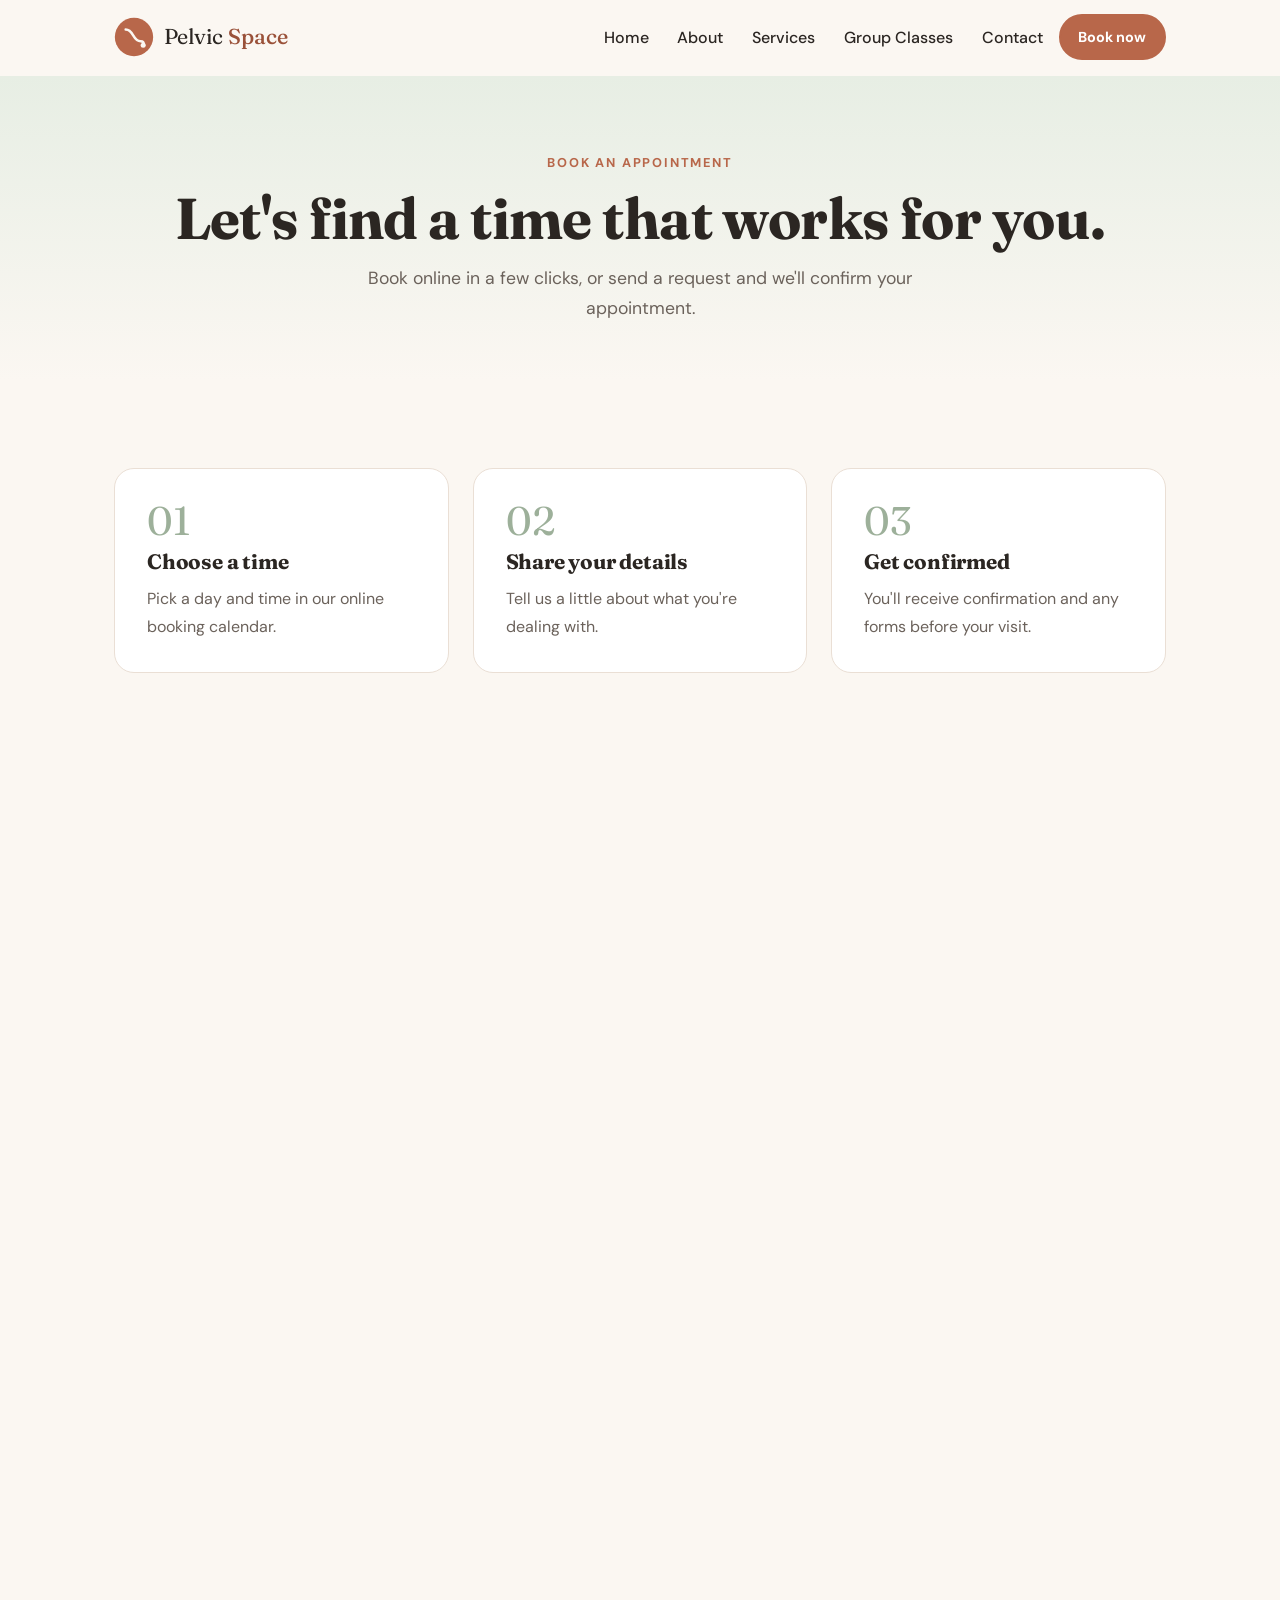
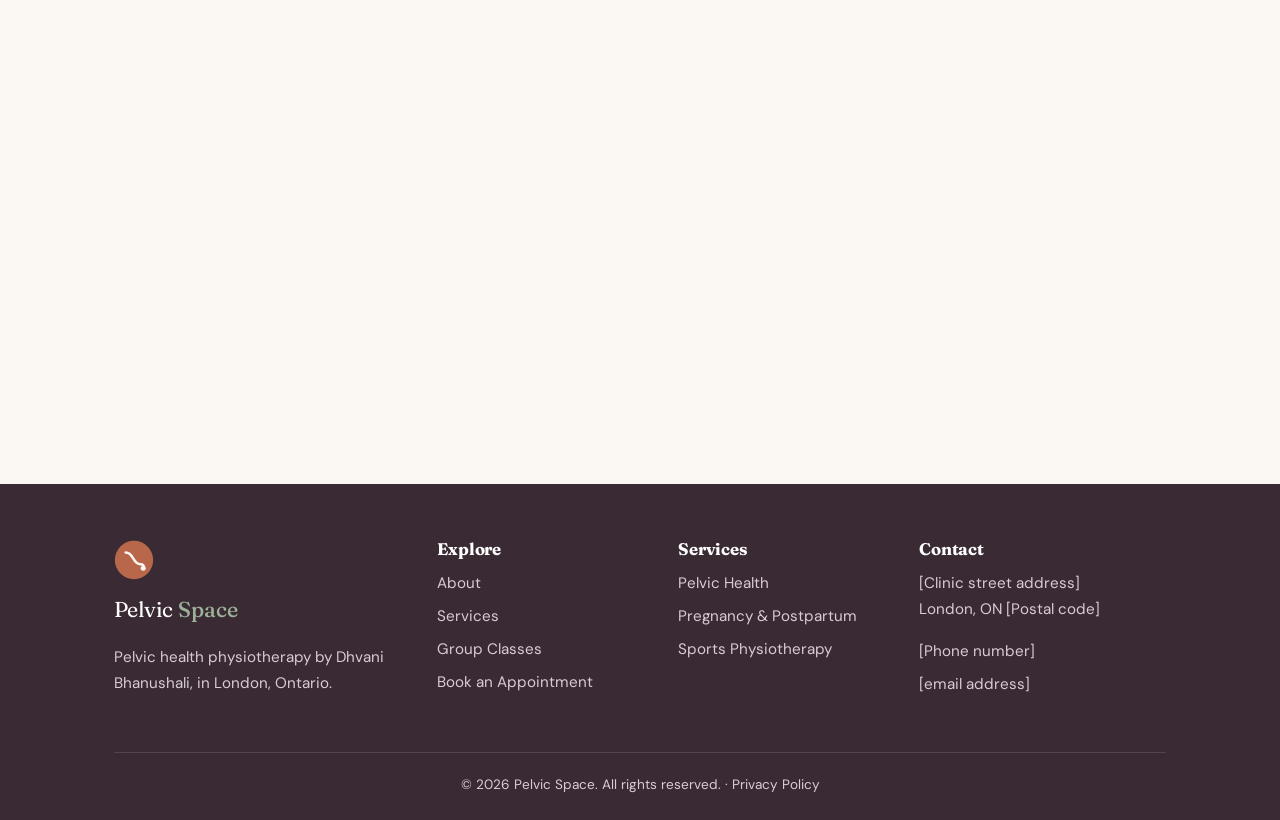
<file: pelvic-space/appointment.html>
<!DOCTYPE html>
<html lang="en">
<head>
  <meta charset="UTF-8">
  <meta name="viewport" content="width=device-width, initial-scale=1.0">
  <title>Book an Appointment | Pelvic Space</title>
  <link rel="stylesheet" href="css/style.css">
</head>
<body>
<div id="site-header"></div>

<main>
  <section class="page-hero">
    <div class="container">
      <span class="eyebrow reveal slide-left">Book an appointment</span>
      <h1 class="reveal slide-left d1">Let's find a time that works for you.</h1>
      <p class="reveal slide-left d2">Book online in a few clicks, or send a request and we'll confirm your appointment.</p>
    </div>
  </section>

  <section class="section">
    <div class="container">
      <div class="grid cols-3">
        <div class="card reveal slide-left d1"><div class="step-num">01</div><h3>Choose a time</h3><p>Pick a day and time in our online booking calendar.</p></div>
        <div class="card reveal slide-left d2"><div class="step-num">02</div><h3>Share your details</h3><p>Tell us a little about what you're dealing with.</p></div>
        <div class="card reveal slide-right d3"><div class="step-num">03</div><h3>Get confirmed</h3><p>You'll receive confirmation and any forms before your visit.</p></div>
      </div>
    </div>
  </section>

  <section class="section section-alt">
    <div class="container split">
      <div class="reveal slide-left">
        <span class="eyebrow">Fastest option</span>
        <h2>Book online now</h2>
        <p>Our online booking calendar shows available times in real time. Choose a service, pick a slot and you're done.</p>
        <div class="btn-row">
          <a class="btn" data-book href="#">Open booking calendar</a>
        </div>
        <p style="margin-top:2rem">Prefer to talk first? Call or text <a href="tel:+1XXXXXXXXXX">[Phone number]</a>.</p>
      </div>

      <div class="card reveal slide-right d1">
        <h3>Or send a request</h3>
        <p>Fill in the form and we'll reply to confirm your appointment.</p>
        <form class="form" id="appointment-form">
          <div class="form-row">
            <div class="field">
              <label for="name">Full name</label>
              <input id="name" name="name" type="text" required>
            </div>
            <div class="field">
              <label for="email">Email</label>
              <input id="email" name="email" type="email" required>
            </div>
          </div>
          <div class="form-row">
            <div class="field">
              <label for="phone">Phone</label>
              <input id="phone" name="phone" type="tel">
            </div>
            <div class="field">
              <label for="service">Service</label>
              <select id="service" name="service">
                <option>Pelvic Health</option>
                <option>Pregnancy &amp; Postpartum</option>
                <option>Sports Physiotherapy</option>
                <option>Small Group Class</option>
                <option>Not sure yet</option>
              </select>
            </div>
          </div>
          <div class="field">
            <label for="time">Preferred day and time</label>
            <input id="time" name="time" type="text" placeholder="e.g. Weekday mornings">
          </div>
          <div class="field">
            <label for="message">Anything you'd like us to know?</label>
            <textarea id="message" name="message"></textarea>
          </div>
          <div>
            <button class="btn" type="submit">Send request</button>
          </div>
        </form>
      </div>
    </div>
  </section>

  <section class="section">
    <div class="container">
      <div class="section-title reveal">
        <span class="eyebrow">Before your visit</span>
        <h2>What to bring</h2>
      </div>
      <div class="grid cols-3">
        <div class="card reveal slide-left d1"><h3>Comfortable clothing</h3><p>Wear something you can move in easily.</p></div>
        <div class="card reveal slide-left d2"><h3>Your health information</h3><p>Any referrals, recent test results or medication list.</p></div>
        <div class="card reveal slide-right d3"><h3>Questions</h3><p>Write down what you want to focus on so we can cover it together.</p></div>
      </div>
    </div>
  </section>
</main>

<div id="site-footer"></div>
<script src="js/main.js"></script>
</body>
</html>
</file>
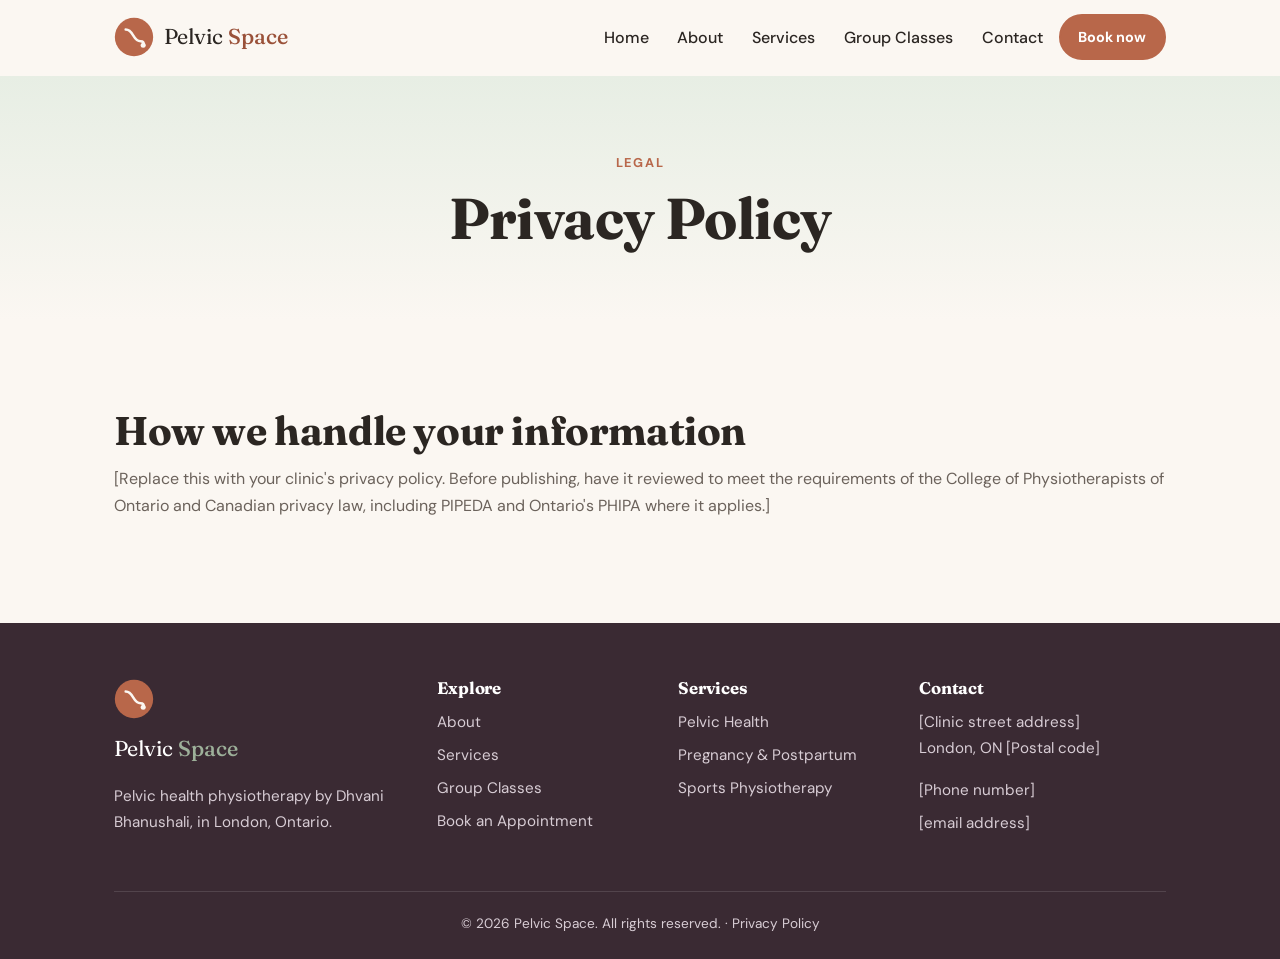
<file: pelvic-space/privacy.html>
<!DOCTYPE html>
<html lang="en">
<head>
  <meta charset="UTF-8">
  <meta name="viewport" content="width=device-width, initial-scale=1.0">
  <title>Privacy Policy | Pelvic Space</title>
  <link rel="stylesheet" href="css/style.css">
</head>
<body>
<div id="site-header"></div>

<main>
  <section class="page-hero">
    <div class="container">
      <span class="eyebrow reveal slide-left">Legal</span>
      <h1 class="reveal slide-left d1">Privacy Policy</h1>
    </div>
  </section>

  <section class="section">
    <div class="container reveal slide-left">
      <h2>How we handle your information</h2>
      <p>[Replace this with your clinic's privacy policy. Before publishing, have it reviewed to meet the requirements of the College of Physiotherapists of Ontario and Canadian privacy law, including PIPEDA and Ontario's PHIPA where it applies.]</p>
    </div>
  </section>
</main>

<div id="site-footer"></div>
<script src="js/main.js"></script>
</body>
</html>
</file>
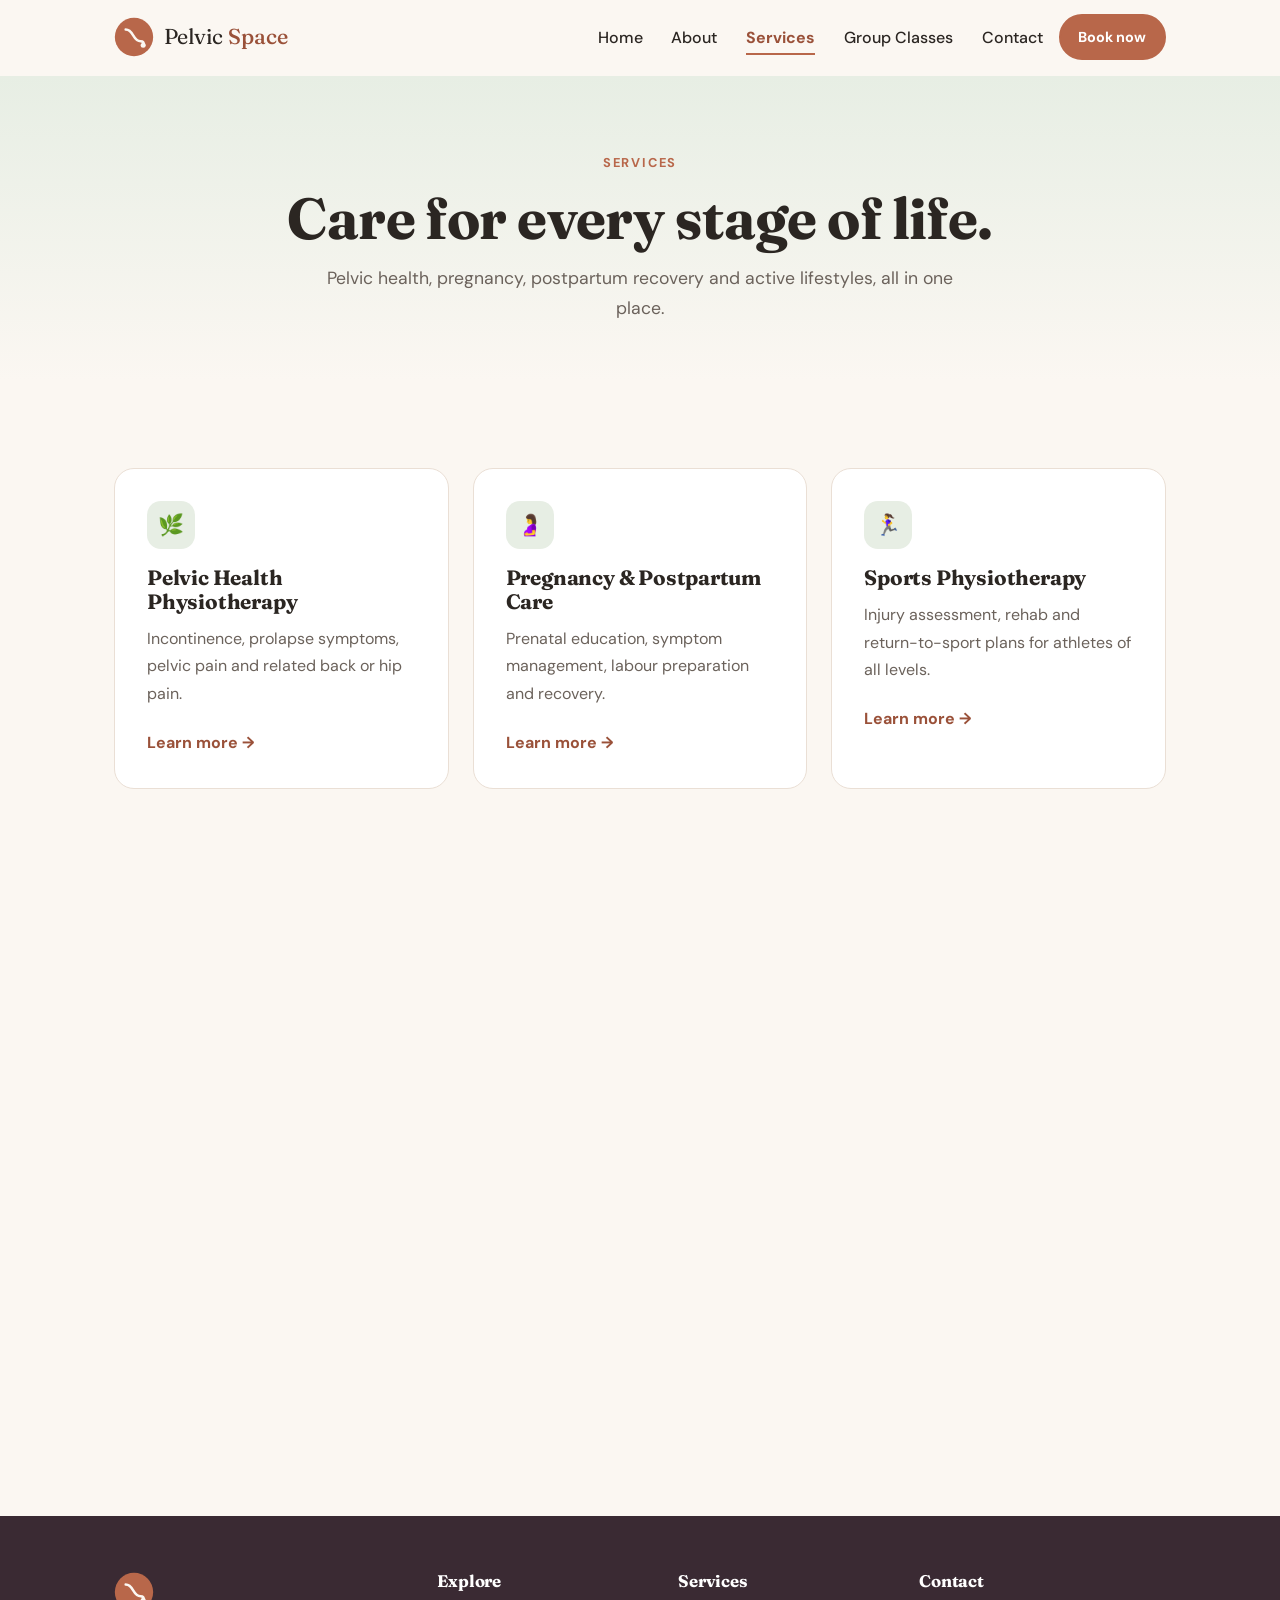
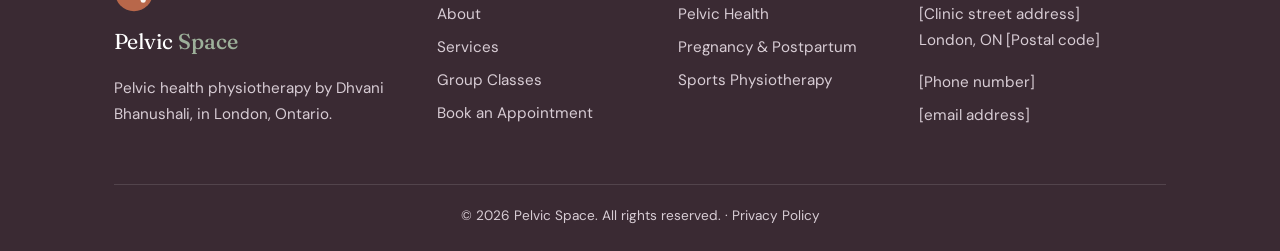
<file: pelvic-space/services.html>
<!DOCTYPE html>
<html lang="en">
<head>
  <meta charset="UTF-8">
  <meta name="viewport" content="width=device-width, initial-scale=1.0">
  <title>Services | Pelvic Space</title>
  <link rel="stylesheet" href="css/style.css">
</head>
<body>
<div id="site-header"></div>

<main>
  <section class="page-hero">
    <div class="container">
      <span class="eyebrow reveal slide-left">Services</span>
      <h1 class="reveal slide-left d1">Care for every stage of life.</h1>
      <p class="reveal slide-left d2">Pelvic health, pregnancy, postpartum recovery and active lifestyles, all in one place.</p>
    </div>
  </section>

  <section class="section">
    <div class="container">
      <div class="grid cols-3">
        <a class="card reveal slide-left d1" href="pelvic-health.html"><div class="icon">🌿</div><h3>Pelvic Health Physiotherapy</h3><p>Incontinence, prolapse symptoms, pelvic pain and related back or hip pain.</p><span class="more">Learn more →</span></a>
        <a class="card reveal slide-left d2" href="pregnancy-postpartum.html"><div class="icon">🤰</div><h3>Pregnancy &amp; Postpartum Care</h3><p>Prenatal education, symptom management, labour preparation and recovery.</p><span class="more">Learn more →</span></a>
        <a class="card reveal slide-right d3" href="sports-physiotherapy.html"><div class="icon">🏃‍♀️</div><h3>Sports Physiotherapy</h3><p>Injury assessment, rehab and return-to-sport plans for athletes of all levels.</p><span class="more">Learn more →</span></a>
        <a class="card reveal slide-left d1" href="group-classes.html"><div class="icon">🤸‍♀️</div><h3>Small Group Classes</h3><p>Guided classes for prenatal, postpartum and perimenopause stages.</p><span class="more">Learn more →</span></a>
        <a class="card reveal slide-right d2" href="contact.html"><div class="icon">💻</div><h3>Virtual Physiotherapy</h3><p>[Describe online sessions: who they suit and how they work.]</p><span class="more">Learn more →</span></a>
      </div>
    </div>
  </section>

  <section class="cta-band">
    <div class="container reveal">
      <h2>Not sure which service you need?</h2>
      <p>Book a consultation and we'll help you find the right starting point.</p>
      <div class="btn-row" style="justify-content:center">
        <a class="btn btn-light" href="appointment.html">Book an appointment</a>
      </div>
    </div>
  </section>
</main>

<div id="site-footer"></div>
<script src="js/main.js"></script>
</body>
</html>
</file>
<file: pelvic-space/css/style.css>
@import url("https://fonts.googleapis.com/css2?family=DM+Sans:wght@400;500;700&family=Fraunces:opsz,wght@9..144,500;9..144,700&display=swap");

* { box-sizing: border-box; margin: 0; padding: 0; }

:root {
  --cream: #fbf7f2;
  --ink: #2b2622;
  --muted: #6b625b;
  --clay: #b8674a;
  --clay-dark: #9a5139;
  --sage: #9db09a;
  --sage-soft: #e7eee4;
  --blush: #f5e6dc;
  --plum: #3a2a33;
  --line: #eadfd5;
  --radius: 20px;
  --shadow: 0 20px 40px -22px rgba(43, 38, 34, 0.35);
  --max: 1180px;
  --ease: cubic-bezier(0.25, 0.6, 0.3, 1);
}

html { scroll-behavior: smooth; }

body {
  font-family: "DM Sans", system-ui, sans-serif;
  color: var(--ink);
  background: var(--cream);
  line-height: 1.7;
  -webkit-font-smoothing: antialiased;
  overflow-x: hidden;
}

img { max-width: 100%; height: auto; display: block; }
a { color: var(--clay-dark); }

h1, h2, h3, h4 {
  font-family: "Fraunces", Georgia, serif;
  font-weight: 700;
  line-height: 1.15;
  letter-spacing: -0.01em;
  margin-bottom: 0.7rem;
}
h1 { font-size: clamp(2.1rem, 5vw, 3.6rem); }
h2 { font-size: clamp(1.6rem, 3.4vw, 2.5rem); }
h3 { font-size: 1.3rem; }
p { margin-bottom: 1rem; color: var(--muted); }
strong { color: var(--ink); }

.eyebrow {
  display: inline-block;
  font-size: 0.8rem;
  font-weight: 700;
  letter-spacing: 0.14em;
  text-transform: uppercase;
  color: var(--clay);
  margin-bottom: 0.8rem;
}

.container { width: 100%; max-width: var(--max); margin: 0 auto; padding: 0 5%; }
.section { padding: 4rem 0; }
.section-alt { background: var(--blush); }
.section-title { text-align: center; max-width: 680px; margin: 0 auto 2.5rem; }
.section-title p { margin-bottom: 0; }

/* ===== Gentle scroll motion ===== */
.progress-bar {
  position: fixed;
  top: 0;
  left: 0;
  height: 3px;
  width: 0;
  background: linear-gradient(90deg, var(--sage), var(--clay));
  z-index: 200;
}

.reveal { opacity: 0; }
.reveal.in {
  opacity: 1;
  animation: rise 1.4s var(--ease) backwards;
  animation-delay: var(--delay, 0s);
}
/* Small, slow sideways movement, not a big slide */
.reveal.slide-left.in  { animation-name: from-left; }
.reveal.slide-right.in { animation-name: from-right; }

.d1 { --delay: 0.1s; }
.d2 { --delay: 0.25s; }
.d3 { --delay: 0.4s; }

@keyframes rise {
  from { opacity: 0; transform: translateY(16px); }
  to   { opacity: 1; transform: none; }
}
@keyframes from-left {
  from { opacity: 0; transform: translateX(-36px); }
  to   { opacity: 1; transform: none; }
}
@keyframes from-right {
  from { opacity: 0; transform: translateX(36px); }
  to   { opacity: 1; transform: none; }
}
@keyframes fade-only {
  from { opacity: 0; }
  to   { opacity: 1; }
}

/* Headings: words fade up softly, one after another */
.word { display: inline-block; }
.reveal.in .word {
  animation: word-in 1s var(--ease) backwards;
  animation-delay: calc(var(--i) * 90ms + 0.3s);
}
@keyframes word-in {
  from { opacity: 0; transform: translateY(0.3em); }
  to   { opacity: 1; transform: none; }
}

/* Header */
.site-header {
  position: sticky;
  top: 0;
  z-index: 100;
  background: rgba(251, 247, 242, 0.92);
  backdrop-filter: blur(10px);
  border-bottom: 1px solid transparent;
  transition: box-shadow 0.5s var(--ease), border-color 0.5s;
}
.site-header.scrolled {
  border-bottom-color: var(--line);
  box-shadow: 0 10px 30px -20px rgba(43, 38, 34, 0.4);
}
.nav-wrap {
  display: flex;
  align-items: center;
  gap: 1rem;
  padding-top: 0.9rem;
  padding-bottom: 0.9rem;
  position: relative;
}
.logo {
  display: flex;
  align-items: center;
  gap: 0.6rem;
  text-decoration: none;
  color: var(--ink);
  font-family: "Fraunces", Georgia, serif;
  font-size: 1.35rem;
  margin-right: auto;
}
.logo span { font-weight: 500; color: var(--clay-dark); }
.logo svg { transition: transform 0.8s var(--ease); }
.logo:hover svg { transform: rotate(-8deg) scale(1.03); }

.site-nav {
  position: absolute;
  top: 100%;
  left: 0;
  right: 0;
  display: flex;
  flex-direction: column;
  background: var(--cream);
  max-height: 0;
  overflow: hidden;
  padding: 0 5%;
  border-bottom: 1px solid var(--line);
  transition: max-height 0.6s var(--ease), padding 0.6s var(--ease);
}
.site-nav.open { max-height: 420px; padding: 0.5rem 5% 1.2rem; }
.site-nav a {
  position: relative;
  padding: 0.75rem 0;
  color: var(--ink);
  text-decoration: none;
  border-bottom: 1px solid var(--line);
}
.site-nav a.active { color: var(--clay-dark); font-weight: 700; }

.menu-toggle {
  background: none;
  border: 1px solid var(--line);
  border-radius: 12px;
  font-size: 1.2rem;
  width: 44px;
  height: 44px;
  cursor: pointer;
  color: var(--ink);
  transition: background 0.4s;
}
.menu-toggle:hover { background: var(--blush); }

/* Buttons */
.btn {
  position: relative;
  overflow: hidden;
  display: inline-flex;
  align-items: center;
  gap: 0.5rem;
  background: var(--clay);
  color: #fff;
  padding: 0.9rem 1.6rem;
  border: 2px solid var(--clay);
  border-radius: 999px;
  text-decoration: none;
  font-weight: 700;
  font-size: 0.98rem;
  cursor: pointer;
  transition: transform 0.4s var(--ease), background 0.4s, color 0.4s, box-shadow 0.4s;
}
.btn::after {
  content: "";
  position: absolute;
  top: 0;
  left: -75%;
  width: 50%;
  height: 100%;
  background: linear-gradient(120deg, transparent, rgba(255, 255, 255, 0.35), transparent);
  transform: skewX(-20deg);
  transition: left 0.9s var(--ease);
}
.btn:hover { transform: translateY(-1px); background: var(--clay-dark); border-color: var(--clay-dark); box-shadow: 0 12px 22px -14px var(--clay-dark); }
.btn:hover::after { left: 130%; }
.btn-outline { background: transparent; color: var(--clay-dark); }
.btn-outline:hover { background: var(--clay-dark); color: #fff; }
.btn-light { background: #fff; color: var(--clay-dark); border-color: #fff; }
.btn-light:hover { background: var(--blush); border-color: var(--blush); color: var(--clay-dark); }
.btn-small { padding: 0.55rem 1.1rem; font-size: 0.9rem; }
.btn-row { display: flex; flex-wrap: wrap; gap: 0.9rem; margin-top: 1.8rem; }

/* Hero */
.hero { padding: 4rem 0 5rem; position: relative; overflow: hidden; }
.hero::before {
  content: "";
  position: absolute;
  width: 420px;
  height: 420px;
  right: -120px;
  top: -120px;
  border-radius: 50%;
  background: var(--sage-soft);
  animation: drift 24s ease-in-out infinite alternate;
  z-index: -1;
}
.hero-grid { display: grid; gap: 2.5rem; align-items: center; }
.hero p { font-size: 1.12rem; max-width: 520px; }

.media { overflow: hidden; border-radius: var(--radius); box-shadow: var(--shadow); }
.media img {
  width: 100%;
  aspect-ratio: 4 / 3;
  object-fit: cover;
  transition: transform 1.6s var(--ease);
}
.media:hover img { transform: scale(1.03); }
.img-fallback {
  width: 100%;
  aspect-ratio: 4 / 3;
  background: linear-gradient(135deg, var(--sage), var(--blush));
  border-radius: var(--radius);
}

/* Page hero */
.page-hero {
  padding: 4.5rem 0 3.5rem;
  background: linear-gradient(180deg, var(--sage-soft), var(--cream));
  text-align: center;
}
.page-hero p { max-width: 640px; margin: 0 auto; font-size: 1.1rem; }

/* Layout */
.grid { display: grid; gap: 1.5rem; grid-template-columns: 1fr; }
.split { display: grid; gap: 3rem; align-items: center; }

/* Cards */
.card {
  display: block;
  background: #fff;
  border: 1px solid var(--line);
  border-radius: var(--radius);
  padding: 2rem;
  text-decoration: none;
  color: inherit;
  transition: transform 0.7s var(--ease), box-shadow 0.7s var(--ease), border-color 0.6s;
}
a.card:hover {
  transform: translateY(-3px);
  box-shadow: var(--shadow);
  border-color: var(--sage);
}
.card .icon {
  width: 48px;
  height: 48px;
  border-radius: 14px;
  background: var(--sage-soft);
  display: grid;
  place-items: center;
  margin-bottom: 1.1rem;
  font-size: 1.3rem;
  transition: background 0.6s;
}
a.card:hover .icon { background: var(--blush); }
.card .more { color: var(--clay-dark); font-weight: 700; display: inline-block; margin-top: 0.4rem; transition: transform 0.5s var(--ease); }
a.card:hover .more { transform: translateX(3px); }
.card p:last-child { margin-bottom: 0; }

/* Checklist */
.checklist { list-style: none; margin: 1.2rem 0 2rem; }
.checklist li {
  position: relative;
  padding: 0.35rem 0 0.35rem 2rem;
  color: var(--muted);
}
.checklist li::before {
  content: "";
  position: absolute;
  left: 0;
  top: 0.65rem;
  width: 14px;
  height: 14px;
  border-radius: 50%;
  background: var(--sage);
  box-shadow: 0 0 0 4px var(--sage-soft);
}

/* Stats */
.stats { display: grid; gap: 1.5rem; grid-template-columns: repeat(2, 1fr); margin-top: 2rem; }
.stat strong {
  display: block;
  font-family: "Fraunces", serif;
  font-size: 2.4rem;
  color: var(--clay-dark);
  line-height: 1;
}
.stat span { color: var(--muted); font-size: 0.95rem; }

/* Testimonials */
.quote { font-family: "Fraunces", serif; font-size: 1.15rem; font-style: italic; color: var(--ink); }
.quote-name { margin-top: 1rem; font-weight: 700; color: var(--clay-dark); font-size: 0.95rem; }

/* Steps */
.step-num {
  font-family: "Fraunces", serif;
  font-size: 2.5rem;
  color: var(--sage);
  line-height: 1;
  margin-bottom: 0.6rem;
}

/* CTA band */
.cta-band {
  background: var(--plum);
  color: #fff;
  text-align: center;
  padding: 4.5rem 0;
  position: relative;
  overflow: hidden;
}
.cta-band h2 { color: #fff; }
.cta-band p { color: #e6d9e2; max-width: 600px; margin: 0 auto 1.8rem; }
.cta-band .eyebrow { color: var(--sage); }

/* Forms */
.form { display: grid; gap: 1.1rem; }
.form-row { display: grid; gap: 1.1rem; grid-template-columns: 1fr; }
.field label { display: block; font-weight: 500; margin-bottom: 0.4rem; color: var(--ink); font-size: 0.95rem; }
.field input, .field select, .field textarea {
  width: 100%;
  padding: 0.85rem 1rem;
  border: 1px solid var(--line);
  border-radius: 14px;
  background: #fff;
  font: inherit;
  color: var(--ink);
  transition: border-color 0.4s, box-shadow 0.4s;
}
.field textarea { min-height: 120px; resize: vertical; }
.field input:focus, .field select:focus, .field textarea:focus {
  outline: none;
  border-color: var(--sage);
  box-shadow: 0 0 0 4px var(--sage-soft);
}

/* Footer */
.site-footer {
  background: var(--plum);
  color: #d8cdd5;
  padding: 3.5rem 0 1.5rem;
  font-size: 0.95rem;
}
.site-footer h4 { color: #fff; font-size: 1.05rem; }
.site-footer p { color: #d8cdd5; }
.site-footer a {
  display: block;
  color: #d8cdd5;
  text-decoration: none;
  margin-bottom: 0.45rem;
  transition: color 0.4s;
}
.site-footer a:hover { color: #fff; }
.footer-grid { display: grid; gap: 2.2rem; grid-template-columns: 1fr; }
.footer-brand .logo { color: #fff; margin-right: 0; }
.footer-brand .logo span { color: var(--sage); }
.footer-bottom {
  border-top: 1px solid rgba(255, 255, 255, 0.12);
  margin-top: 2.5rem;
  padding-top: 1.2rem;
  text-align: center;
  font-size: 0.85rem;
}
.footer-bottom a { display: inline; }

@keyframes drift {
  from { transform: translate(0, 0); }
  to { transform: translate(-20px, 15px); }
}

/* Large phones and small tablets (600px+) */
@media (min-width: 600px) {
  .grid.cols-2 { grid-template-columns: repeat(2, 1fr); }
  .grid.cols-3, .grid.cols-4 { grid-template-columns: repeat(2, 1fr); }
  .footer-grid { grid-template-columns: repeat(2, 1fr); }
  .form-row { grid-template-columns: 1fr 1fr; }
  .stats { grid-template-columns: repeat(4, 1fr); }
}

/* Tablets landscape and laptops (900px+) */
@media (min-width: 900px) {
  .menu-toggle { display: none; }
  .site-nav {
    position: static;
    flex-direction: row;
    gap: 1.8rem;
    max-height: none;
    overflow: visible;
    padding: 0;
    border: 0;
    background: transparent;
  }
  .site-nav a { border: 0; padding: 0; font-weight: 500; }
  .site-nav a::after {
    content: "";
    position: absolute;
    left: 0;
    bottom: -4px;
    width: 0;
    height: 2px;
    background: var(--clay);
    transition: width 0.6s var(--ease);
  }
  .site-nav a:hover::after, .site-nav a.active::after { width: 100%; }
  .hero-grid, .split { grid-template-columns: 1fr 1fr; }
  .split.reverse > :first-child { order: 2; }
  .grid.cols-3 { grid-template-columns: repeat(3, 1fr); }
  .grid.cols-4 { grid-template-columns: repeat(4, 1fr); }
  .footer-grid { grid-template-columns: 1.4fr 1fr 1fr 1.2fr; }
}

/* Large screens (1200px+) */
@media (min-width: 1200px) {
  .section { padding: 5.5rem 0; }
  .hero { padding: 6rem 0; }
}

/* Reduced motion: keep only soft fades, no sliding, drifting or zooming */
@media (prefers-reduced-motion: reduce) {
  .reveal.in,
  .reveal.slide-left.in,
  .reveal.slide-right.in {
    animation-name: fade-only;
    animation-duration: 0.8s;
  }
  .reveal.in .word {
    animation: fade-only 0.8s ease backwards;
    animation-delay: 0s;
  }
  .hero::before { animation: none; }
  .btn::after { display: none; }
  .btn:hover,
  a.card:hover,
  .media:hover img,
  .logo:hover svg,
  a.card:hover .more { transform: none; }
  .site-nav, .menu-toggle, .site-header, .card, .btn, .media img { transition-duration: 0.01s; }
}
</file>
